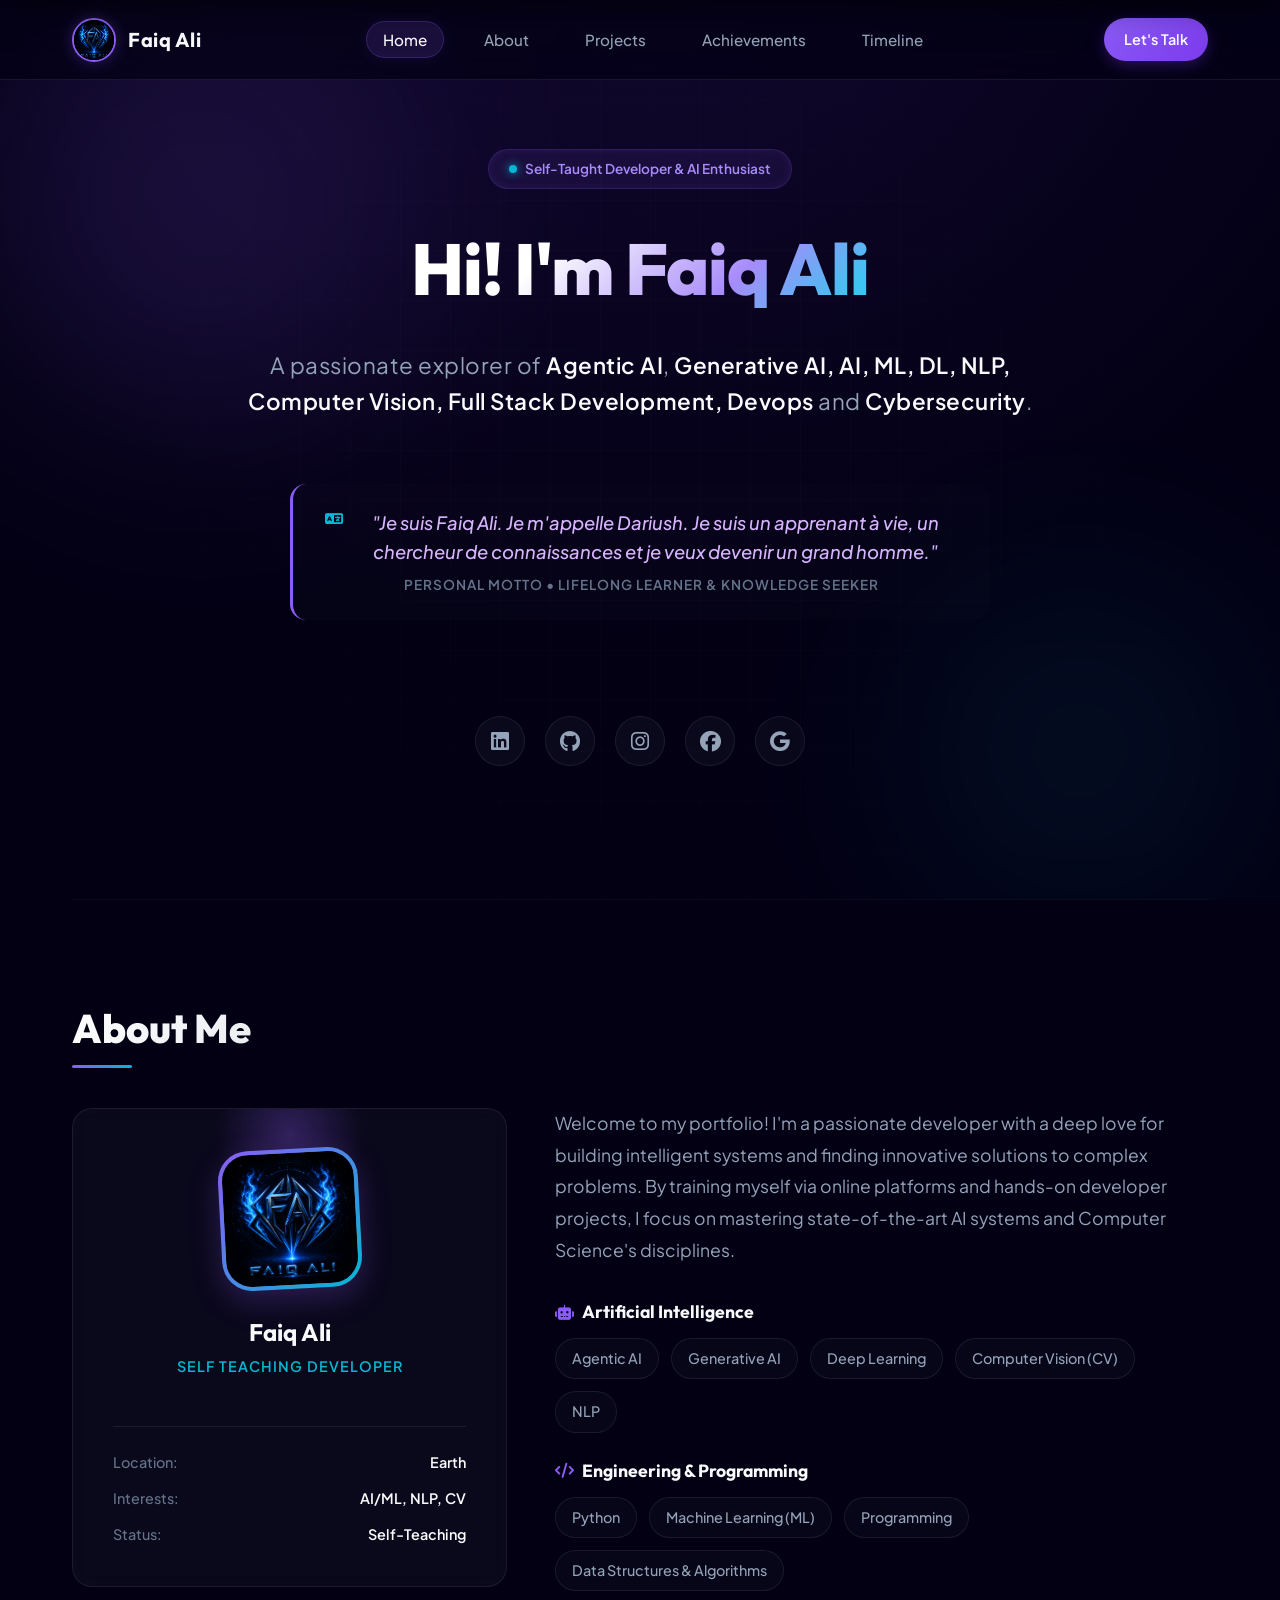
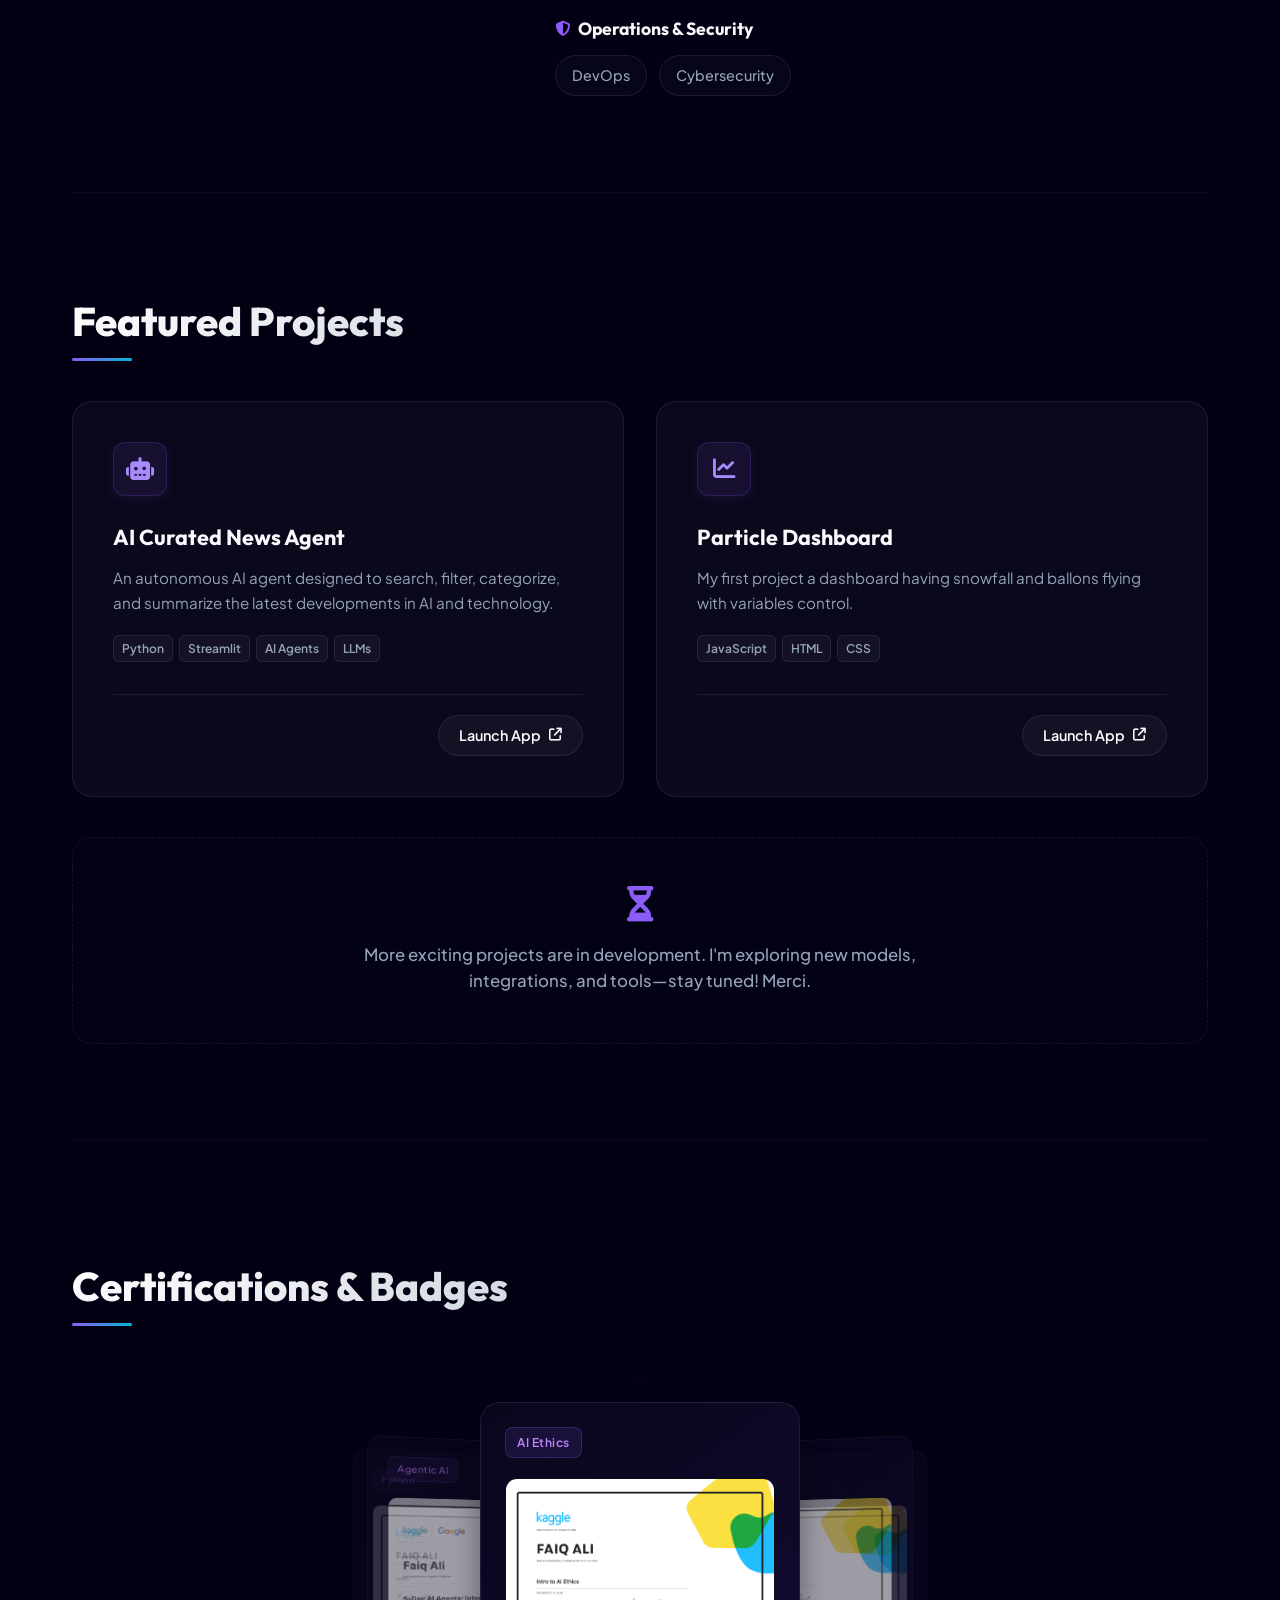
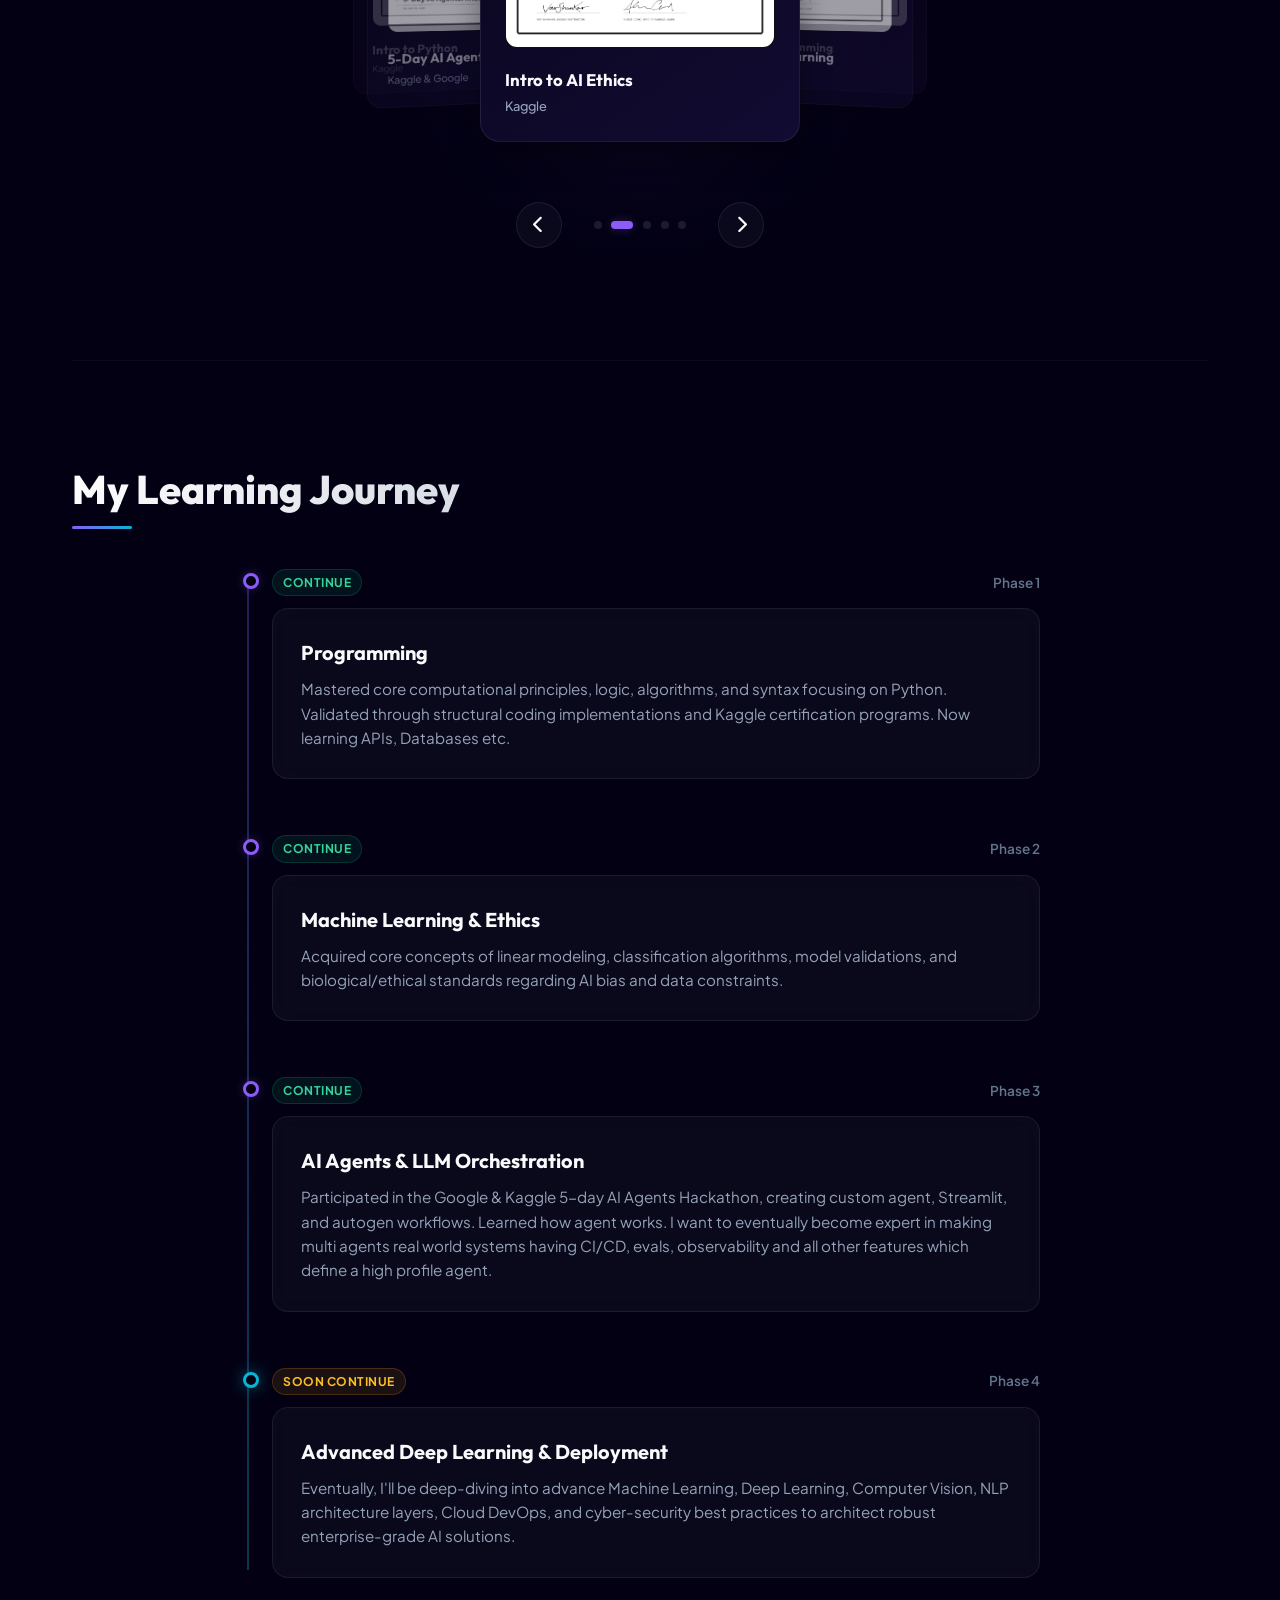
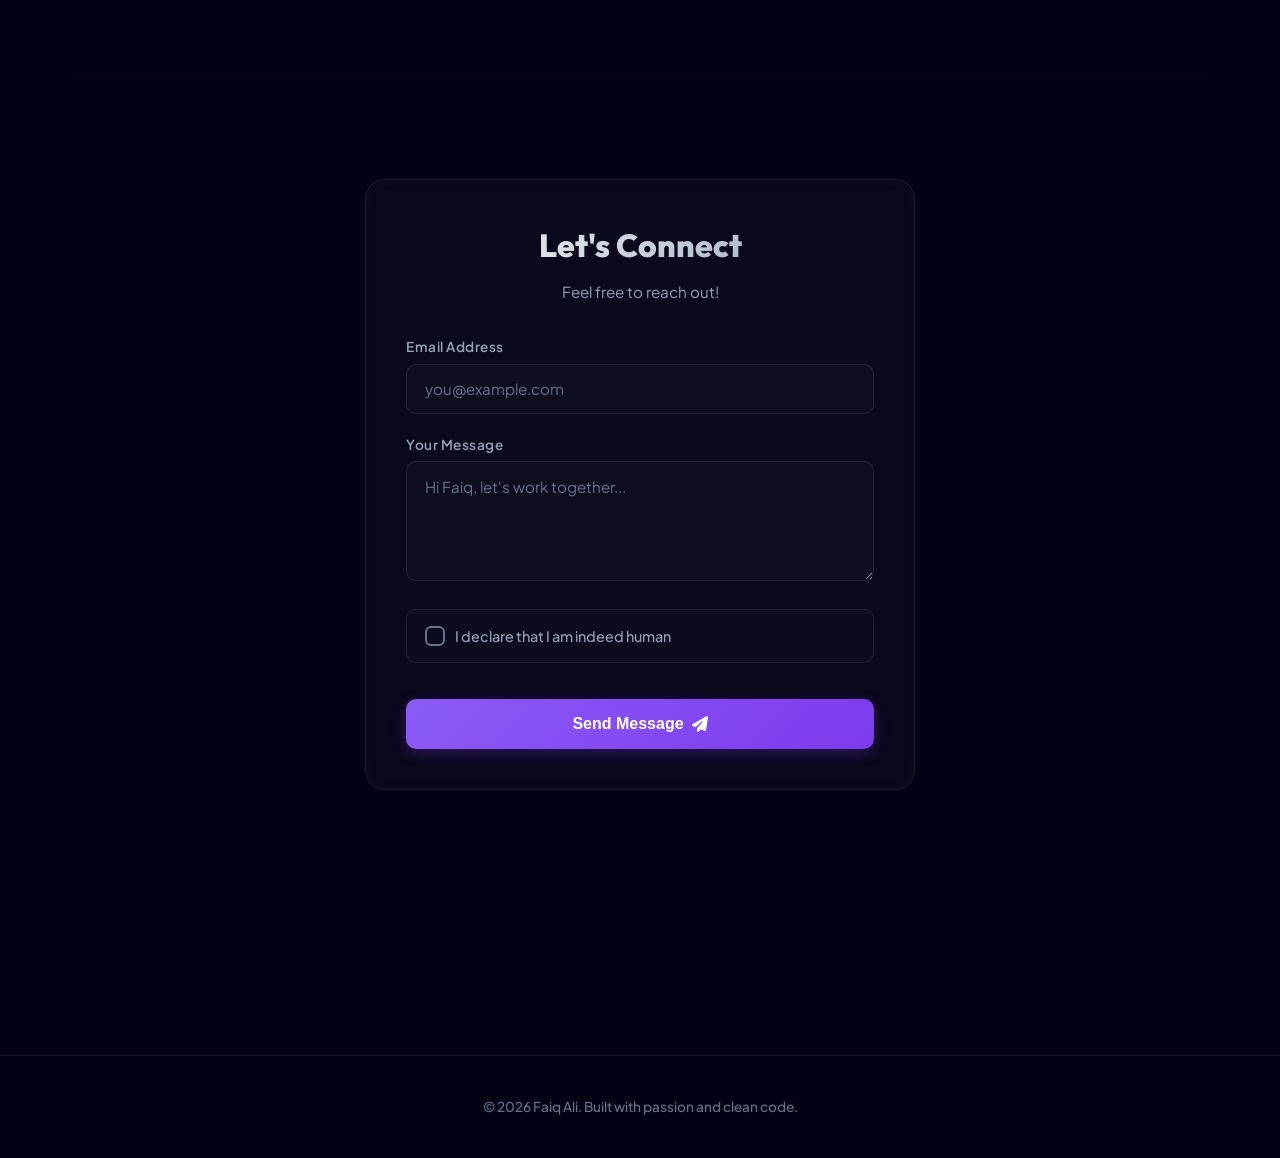
<file: index.html>
<!DOCTYPE html>
<html lang="en">

<head>
    <meta charset="UTF-8">
    <meta name="viewport" content="width=device-width, initial-scale=1.0">
    <link rel="icon" type="image/jpg" href="webfolder/fa.jpg">

    <!-- Primary Meta Tags -->
<title>Faiq Ali | Self-Taught Developer & AI Enthusiast Portfolio</title>
<meta name="title" content="Faiq Ali | Self-Taught Developer & AI Enthusiast Portfolio">
<meta name="description" content="Explore the portfolio of Faiq Ali, a self-taught developer and AI enthusiast specializing in Agentic AI, Generative AI, Python, Machine Learning, and Full-Stack Development.">
<meta name="keywords" content="Faiq Ali, AI Developer, Self-Taught Developer, Agentic AI, Machine Learning, Python Developer, Full Stack Engineering, Portfolio, Kaggle">
<meta name="author" content="Faiq Ali">
<meta name="robots" content="index, follow">
<link rel="canonical" href="https://faiqali-portfolio.vercel.app/">

<!-- Open Graph / Facebook / LinkedIn -->
<meta property="meta:type" content="website">
<meta property="meta:url" content="https://faiqali-portfolio.vercel.app/">
<meta property="meta:title" content="Faiq Ali | Self-Teaching Developer & AI Enthusiast Portfolio">
<meta property="meta:description" content="Explore the portfolio of Faiq Ali, a self-taught developer and AI enthusiast specializing in Agentic AI, Generative AI, Python, Machine Learning, and Full-Stack Development.">
<meta property="meta:image" content="https://faiqali-portfolio.vercel.app/webfolder/fa.jpg">

<!-- Twitter -->
<meta property="twitter:card" content="summary_large_image">
<meta property="twitter:url" content="https://faiqali-portfolio.vercel.app/">
<meta property="twitter:title" content="Faiq Ali | Self-Teaching Developer & AI Enthusiast Portfolio">
<meta property="twitter:description" content="Explore the portfolio of Faiq Ali, a self-taught developer and AI enthusiast specializing in Agentic AI, Generative AI, Python, Machine Learning, and Full-Stack Development.">
<meta property="twitter:image" content="https://faiqali-portfolio.vercel.app/webfolder/fa.jpg">

    <script type="application/ld+json">
{
  "@context": "https://schema.org",
  "@type": "Person",
  "name": "Faiq Ali",
  "alternateName": "Dariush",
  "url": "https://faiqali-portfolio.vercel.app/",
  "image": "https://faiqali-portfolio.vercel.app/webfolder/fa.jpg",
  "jobTitle": ["Self-Taught Developer", "Frontend HTML, CSS, JavaScript", "Python", "AI Enthusiast",
  "sameAs": [
    "https://www.linkedin.com/in/faiq-ali-708438370",
    "https://github.com/faiqali-max",
    "https://instagram.com/faiq_ali006"
  ],
  "isLearning": [
    "Agentic AI",
    "Generative AI",
    "Python",
     "HTML",
     "CSS",
     "JavaScript",   
    "Machine Learning",
    "Full-Stack Development",
    "Computer Vision",
    "Natural Language Processing"
  ]
}
</script>

    <!-- Fonts & Icons -->
    <link rel="preconnect" href="https://fonts.googleapis.com">
    <link rel="preconnect" href="https://fonts.gstatic.com" crossorigin>
    <link
        href="https://fonts.googleapis.com/css2?family=Outfit:wght@300;400;500;600;700;800&family=Plus+Jakarta+Sans:wght@300;400;500;600;700&display=swap"
        rel="stylesheet">
    <link rel="stylesheet" href="https://cdnjs.cloudflare.com/ajax/libs/font-awesome/6.4.0/css/all.min.css">
    <link rel="stylesheet" href="styles.css">
    
</head>

<body>

    <!-- Space Nebula Background -->
    <div class="scene" aria-hidden="true">
        <div class="ambient-glow"></div>
        <div class="ambient-glow-2"></div>
        <div class="grid-plane"></div>
    </div>

    <!-- Header & Navigation -->
    <header class="main-header" id="main-header">
        <div class="header-container">
            <a href="#home" class="logo-area" onclick="showPage('home')">
                <img src="webfolder/fa.jpg" alt="Faiq Ali Avatar" class="avatar-img">
                <span class="logo-text">Faiq Ali</span>
            </a>

            <nav class="desktop-nav">
                <ul class="nav-links">
                    <li><a href="#home" class="nav-link active" onclick="showPage('home')">Home</a></li>
                    <li><a href="#about" class="nav-link" onclick="showPage('about')">About</a></li>
                    <li><a href="#projects" class="nav-link" onclick="showPage('projects')">Projects</a></li>
                    <li><a href="#achievements" class="nav-link" onclick="showPage('achievements')">Achievements</a>
                    </li>
                    <li><a href="#more" class="nav-link" onclick="showPage('more')">Timeline</a></li>
                </ul>
            </nav>

            <div class="header-actions">
                <a href="#contact" class="btn-connect" onclick="showPage('contact')">Let's Talk</a>
                <button class="mobile-menu-btn" id="mobile-menu-btn" aria-label="Toggle menu"
                    onclick="toggleMobileMenu()">
                    <i class="fa-solid fa-bars"></i>
                </button>
            </div>
        </div>

        <!-- Mobile Dropdown Menu -->
        <div class="mobile-menu" id="mobile-menu">
            <ul class="mobile-nav-links">
                <li><a href="#home" class="active" onclick="handleMobileLinkClick('home')">Home</a></li>
                <li><a href="#about" onclick="handleMobileLinkClick('about')">About</a></li>
                <li><a href="#projects" onclick="handleMobileLinkClick('projects')">Projects</a></li>
                <li><a href="#achievements" onclick="handleMobileLinkClick('achievements')">Achievements</a></li>
                <li><a href="#more" onclick="handleMobileLinkClick('more')">Timeline</a></li>
                <li><a href="#contact" onclick="handleMobileLinkClick('contact')" class="mobile-connect-btn">Let's
                        Talk</a></li>
            </ul>
        </div>
    </header>

    <!-- Main Content -->
    <main id="main-content">

        <!-- Home / Hero -->
        <section id="home" class="page">
            <div class="hero-badge">
                <span class="badge-dot"></span>
                <span>Self-Taught Developer & AI Enthusiast</span>
            </div>

            <h1 class="hero-title">Hi! I'm Faiq Ali</h1>
            <div class="hero-subtitle">
                A passionate explorer of <strong>Agentic AI</strong>, <strong>Generative AI,
                    AI, ML, DL, NLP, Computer Vision, Full Stack Development, Devops</strong> and
                <strong>Cybersecurity</strong>.
            </div>

            <div class="french-block">
                <div class="french-text">
                    <i class="fa-solid fa-language"></i>
                    <span>"Je suis Faiq Ali. Je m'appelle Dariush. Je suis un apprenant à vie, un chercheur de
                        connaissances et je veux devenir un grand homme."</span>
                </div>
                <div class="french-translation">
                    Personal Motto • Lifelong Learner & Knowledge Seeker
                </div>
            </div>

            <div class="social-icons-wrapper">
                <a href="https://www.linkedin.com/in/faiqali-dev" target="_blank" rel="noopener noreferrer"
                    class="social-btn" data-label="LinkedIn">
                    <i class="fa-brands fa-linkedin"></i>
                </a>
                <a href="https://github.com/faiqali-max" target="_blank" rel="noopener noreferrer" class="social-btn"
                    data-label="GitHub">
                    <i class="fa-brands fa-github"></i>
                </a>
                <a href="https://instagram.com/faiqali_dev" target="_blank" rel="noopener noreferrer" class="social-btn"
                    data-label="Instagram">
                    <i class="fa-brands fa-instagram"></i>
                </a>
                <a href="https://www.facebook.com/profile.php?id=61591982905990" target="_blank"
                    rel="noopener noreferrer" class="social-btn" data-label="Facebook">
                    <i class="fa-brands fa-facebook"></i>
                </a>
                <a href="https://me.developers.google.com/u/103645701623422305679" target="_blank"
                    rel="noopener noreferrer" class="social-btn" data-label="Google Profile">
                    <i class="fa-brands fa-google"></i>
                </a>
            </div>
        </section>

        <!-- About -->
        <section id="about" class="page">
            <h2 class="section-title">About Me</h2>

            <div class="about-layout">
                <!-- Profile Fact Card -->
                <div class="profile-card glass-panel">
                    <div class="profile-avatar-wrap">
                        <img src="webfolder/fa.jpg" alt="Faiq Ali Avatar" class="profile-avatar">
                    </div>
                    <div class="profile-info">
                        <h3>Faiq Ali</h3>
                        <p>Self Teaching Developer</p>
                    </div>
                    <div class="profile-meta-grid">
                        <div class="meta-item">
                            <span class="meta-label">Location:</span>
                            <span class="meta-val">Earth</span>
                        </div>
                        <div class="meta-item">
                            <span class="meta-label">Interests:</span>
                            <span class="meta-val">AI/ML, NLP, CV</span>
                        </div>
                        <div class="meta-item">
                            <span class="meta-label">Status:</span>
                            <span class="meta-val">Self-Teaching</span>
                        </div>
                    </div>
                </div>

                <!-- Bio & Skills -->
                <div class="about-content">
                    <p class="bio-text">
                        Welcome to my portfolio! I'm a passionate developer with a deep love for building intelligent
                        systems and finding innovative solutions to complex problems. By training myself via online
                        platforms and hands-on developer projects, I focus on mastering state-of-the-art AI systems and
                        Computer Science's disciplines.
                    </p>

                    <div class="skills-grid">
                        <div class="skill-category">
                            <h4><i class="fa-solid fa-robot"></i> Artificial Intelligence</h4>
                            <div class="chips-container">
                                <span class="skill-chip">Agentic AI</span>
                                <span class="skill-chip">Generative AI</span>
                                <span class="skill-chip">Deep Learning</span>
                                <span class="skill-chip">Computer Vision (CV)</span>
                                <span class="skill-chip">NLP</span>
                            </div>
                        </div>

                        <div class="skill-category">
                            <h4><i class="fa-solid fa-code"></i> Engineering & Programming</h4>
                            <div class="chips-container">
                                <span class="skill-chip">Python</span>
                                <span class="skill-chip">Machine Learning (ML)</span>
                                <span class="skill-chip">Programming</span>
                                <span class="skill-chip">Data Structures & Algorithms</span>
                            </div>
                        </div>

                        <div class="skill-category">
                            <h4><i class="fa-solid fa-shield-halved"></i> Operations & Security</h4>
                            <div class="chips-container">
                                <span class="skill-chip">DevOps</span>
                                <span class="skill-chip">Cybersecurity</span>
                            </div>
                        </div>
                    </div>
                </div>
            </div>
        </section>

        <!-- Projects -->
        <section id="projects" class="page">
            <h2 class="section-title">Featured Projects</h2>

            <div class="projects-layout">
                <div class="projects-grid">
                    <!-- Project 1 -->
                    <div class="project-card glass-panel">
                        <div class="project-header">
                            <div class="project-icon-box">
                                <i class="fa-solid fa-robot"></i>
                            </div>
                        </div>
                        <div class="project-body">
                            <h3 class="project-name">AI Curated News Agent</h3>
                            <p class="project-desc">
                                An autonomous AI agent designed to search, filter, categorize, and summarize the latest
                                developments in AI and technology.
                            </p>
                            <div class="project-tags">
                                <span class="proj-tag">Python</span>
                                <span class="proj-tag">Streamlit</span>
                                <span class="proj-tag">AI Agents</span>
                                <span class="proj-tag">LLMs</span>
                            </div>
                        </div>
                        <div class="project-footer">
                            <a href="https://ai-curated-news-agent-nzmxndrloh2lgb4uumgi2c.streamlit.app/"
                                target="_blank" rel="noopener noreferrer" class="project-link">
                                <span>Launch App</span>
                                <i class="fa-solid fa-arrow-up-right-from-square"></i>
                            </a>
                        </div>
                    </div>

                    <!-- Project 2 -->
                    <div class="project-card glass-panel">
                        <div class="project-header">
                            <div class="project-icon-box">
                                <i class="fa-solid fa-chart-line"></i>
                            </div>
                        </div>
                        <div class="project-body">
                            <h3 class="project-name">Particle Dashboard</h3>
                            <p class="project-desc">
                                My first project a dashboard having snowfall and ballons flying with variables control.
                            </p>
                            <div class="project-tags">
                                <span class="proj-tag">JavaScript</span>
                                <span class="proj-tag">HTML</span>
                                <span class="proj-tag">CSS</span>
                            </div>
                        </div>
                        <div class="project-footer">
                            <a href="https://particle-dashboard-986719183402.asia-southeast1.run.app/" target="_blank"
                                rel="noopener noreferrer" class="project-link">
                                <span>Launch App</span>
                                <i class="fa-solid fa-arrow-up-right-from-square"></i>
                            </a>
                        </div>
                    </div>
                </div>

                <!-- Project 3 
                    <div class="project-card glass-panel">
                        <div class="project-header">
                            <div class="project-icon-box">   
                            <img class="fa-solid fa-chart-line" src="webfolder/w_j_p.png" alt="weight journey playground">
                            </div>
                        </div>
                        <div class="project-body">
                            <h3 class="project-name">Weight Journey Playground</h3>
                            <p class="project-desc">
                                A web app where you can check for the details of your weight gain or loss.
                            </p>
                            <div class="project-tags">
                                <span class="proj-tag">HTML</span>
                                <span class="proj-tag">CSS</span>
                                <span class="proj-tag">JavaScript</span>
                            </div>
                        </div>
                        <div class="project-footer">
                            <a href="https://weight-journey-playground.vercel.app"
                                target="_blank" rel="noopener noreferrer" class="project-link">
                                <span>Launch App</span>
                                <i class="fa-solid fa-arrow-up-right-from-square"></i>
                            </a>
                        </div>
                    </div>

                  Project 4 
                    <div class="project-card glass-panel">
                        <div class="project-header">
                            <div class="project-icon-box">
                            <img class="fa-solid fa-chart-line" src="webfolder/g_t_p.png" alt="gradients testing playground">
                            </div>
                        </div>
                        <div class="project-body">
                            <h3 class="project-name">Gradients Testing Playground</h3>
                            <p class="project-desc">
                                A web app where you can check how will your gradient colors look like on your website.
                            </p>
                            <div class="project-tags">
                                <span class="proj-tag">HTML</span>
                                <span class="proj-tag">CSS</span>
                                <span class="proj-tag">JavaScript</span>
                            </div>
                        </div>
                        <div class="project-footer">
                            <a href="https://gradients-testing-playground"
                                target="_blank" rel="noopener noreferrer" class="project-link">
                                <span>Launch App</span>
                                <i class="fa-solid fa-arrow-up-right-from-square"></i>
                            </a>
                        </div>
                    </div> -->

                <div class="coming-soon-banner">
                    <i class="fa-solid fa-hourglass-half"></i>
                    <p>More exciting projects are in development. I'm exploring new models, integrations, and tools—stay
                        tuned! Merci.</p>
                </div>
            </div>
        </section>

        <!-- Achievements -->
        <section id="achievements" class="page">
            <h2 class="section-title">Certifications & Badges</h2>

            <div class="cert-showcase-wrap">
                <div class="cert-glow-bg"></div>

                <div class="cert-stage" id="cert-stage">
                    <!-- Cert 1 -->
                    <div class="cert-card" onclick="setCertActive(0); openLightbox('webfolder/5daiagnt.jpeg')">
                        <span class="cert-tag">Agentic AI</span>
                        <div class="cert-img-wrap">
                            <img src="webfolder/5daiagnt.jpeg" alt="5 day AI Agents Intensive Hackathon">
                        </div>
                        <div class="cert-title-area">
                            <div class="cert-title">5-Day AI Agents Intensive Hackathon</div>
                            <div class="cert-issuer">Kaggle & Google</div>
                        </div>
                    </div>

                    <!-- Cert 2 -->
                    <div class="cert-card"
                        onclick="setCertActive(1); openLightbox('webfolder/aiethics.png')">
                        <span class="cert-tag">AI Ethics</span>
                        <div class="cert-img-wrap">
                            <img src="webfolder/aiethics.png" alt="Intro to AI Ethics Certificate">
                        </div>
                        <div class="cert-title-area">
                            <div class="cert-title">Intro to AI Ethics</div>
                            <div class="cert-issuer">Kaggle</div>
                        </div>
                    </div>

                    <!-- Cert 3 -->
                    <div class="cert-card" onclick="setCertActive(2); openLightbox('webfolder/intoml.png')">
                        <span class="cert-tag">Machine Learning</span>
                        <div class="cert-img-wrap">
                            <img src="webfolder/intoml.png" alt="Intro to Machine Learning Certificate">
                        </div>
                        <div class="cert-title-area">
                            <div class="cert-title">Intro to Machine Learning</div>
                            <div class="cert-issuer">Kaggle</div>
                        </div>
                    </div>

                    <!-- Cert 4 -->
                    <div class="cert-card"
                        onclick="setCertActive(3); openLightbox('webfolder/intoprg.png')">
                        <span class="cert-tag">Programming</span>
                        <div class="cert-img-wrap">
                            <img src="webfolder/intoprg.png" alt="Intro to Programming Certificate">
                        </div>
                        <div class="cert-title-area">
                            <div class="cert-title">Intro to Programming</div>
                            <div class="cert-issuer">Kaggle</div>
                        </div>
                    </div>

                    <!-- Cert 5 -->
                    <div class="cert-card" onclick="setCertActive(4); openLightbox('webfolder/py.png')">
                        <span class="cert-tag">Python</span>
                        <div class="cert-img-wrap">
                            <img src="webfolder/py.png" alt="Intro to Python Certificate">
                        </div>
                        <div class="cert-title-area">
                            <div class="cert-title">Intro to Python</div>
                            <div class="cert-issuer">Kaggle</div>
                        </div>
                    </div>
                </div>

                <!-- Controls -->
                <div class="cert-controls">
                    <button class="cert-btn" type="button" aria-label="Previous Certificate" onclick="prevCertSlide()">
                        <i class="fa-solid fa-chevron-left"></i>
                    </button>
                    <div class="cert-dots" id="cert-dots"></div>
                    <button class="cert-btn" type="button" aria-label="Next Certificate" onclick="nextCertSlide()">
                        <i class="fa-solid fa-chevron-right"></i>
                    </button>
                </div>
            </div>
        </section>

        <!-- Timeline (Redesigned "More") -->
        <section id="more" class="page">
            <h2 class="section-title">My Learning Journey</h2>

            <div class="timeline-container">
                <!-- Timeline Item 1 -->
                <div class="timeline-item completed">
                    <div class="timeline-node"></div>
                    <div class="timeline-meta">
                        <span class="timeline-badge completed">Continue</span>
                        <span class="timeline-time">Phase 1</span>
                    </div>
                    <div class="timeline-card glass-panel">
                        <h3 class="timeline-title">Programming</h3>
                        <p class="timeline-desc">Mastered core computational principles, logic, algorithms, and syntax
                            focusing on Python. Validated through structural coding implementations and Kaggle
                            certification programs. Now learning APIs, Databases etc.</p>
                    </div>
                </div>

                <!-- Timeline Item 2 -->
                <div class="timeline-item completed">
                    <div class="timeline-node"></div>
                    <div class="timeline-meta">
                        <span class="timeline-badge completed">Continue</span>
                        <span class="timeline-time">Phase 2</span>
                    </div>
                    <div class="timeline-card glass-panel">
                        <h3 class="timeline-title">Machine Learning & Ethics</h3>
                        <p class="timeline-desc">Acquired core concepts of linear modeling, classification algorithms,
                            model validations, and biological/ethical standards regarding AI bias and data constraints.
                        </p>
                    </div>
                </div>

                <!-- Timeline Item 3 -->
                <div class="timeline-item completed">
                    <div class="timeline-node"></div>
                    <div class="timeline-meta">
                        <span class="timeline-badge completed">Continue</span>
                        <span class="timeline-time">Phase 3</span>
                    </div>
                    <div class="timeline-card glass-panel">
                        <h3 class="timeline-title">AI Agents & LLM Orchestration</h3>
                        <p class="timeline-desc">Participated in the Google & Kaggle 5-day AI Agents Hackathon, creating
                            custom agent, Streamlit, and autogen workflows. Learned how agent works. I want to
                            eventually become
                            expert in making multi agents real world systems having CI/CD, evals, observability and all
                            other features
                            which define a high profile agent.
                        </p>
                    </div>
                </div>

                <!-- Timeline Item 4 -->
                <div class="timeline-item active">
                    <div class="timeline-node"></div>
                    <div class="timeline-meta">
                        <span class="timeline-badge in-progress">Soon Continue</span>
                        <span class="timeline-time">Phase 4</span>
                    </div>
                    <div class="timeline-card glass-panel">
                        <h3 class="timeline-title">Advanced Deep Learning & Deployment</h3>
                        <p class="timeline-desc">Eventually, I'll be deep-diving into advance Machine Learning, Deep
                            Learning, Computer Vision, NLP architecture layers,
                            Cloud DevOps, and cyber-security best practices to architect robust enterprise-grade AI
                            solutions.</p>
                    </div>
                </div>
            </div>
        </section>

        <!-- Contact -->
        <section id="contact" class="page">
            <div class="contact-card glass-panel">
                <h2>Let's Connect</h2>
                <p>Feel free to reach out!</p>

                <form action="https://formsubmit.co/faiqaliimran006@gmail.com" method="POST" class="contact-form">
                    <!-- FormSubmit configurations -->
                    <input type="hidden" name="_subject" value="New Portfolio Message!">
                    <input type="hidden" name="_captcha" value="false">
                    <input type="hidden" name="_next" value="faiqaliimran006@gmail.com">

                    <div class="form-group">
                        <label for="contact-email">Email Address</label>
                        <input type="email" id="contact-email" name="email" class="form-input"
                            placeholder="you@example.com" required>
                    </div>

                    <div class="form-group">
                        <label for="contact-msg">Your Message</label>
                        <textarea id="contact-msg" name="message" class="form-input form-textarea"
                            placeholder="Hi Faiq, let's work together..." required></textarea>
                    </div>

                    <label class="verification-group" for="human-check">
                        <input type="checkbox" id="human-check" name="human_verification" class="verification-checkbox"
                            required>
                        <div class="custom-checkbox">
                            <i class="fa-solid fa-check"></i>
                        </div>
                        <span class="verification-label">I declare that I am indeed human</span>
                    </label>

                    <button type="submit" class="btn-submit">
                        <span>Send Message</span>
                        <i class="fa-solid fa-paper-plane"></i>
                    </button>
                </form>
            </div>
        </section>

    </main>

    <!-- Footer -->
    <footer class="main-footer">
        <div class="footer-container">
            <p>&copy; 2026 Faiq Ali. Built with passion and clean code.</p>
        </div>
    </footer>

    <!-- Certificate Lightbox Viewer -->
    <div id="lightbox" class="lightbox" onclick="closeLightbox()">
        <span class="lightbox-close" onclick="closeLightbox()">&times;</span>
        <img class="lightbox-content" id="lightbox-img" alt="Enlarged Certification" onclick="event.stopPropagation()">
    </div>
</body>

     <script src="script.js"></script>

</html>
</file>
<file: styles.css>
:root {
            /* Palette design tokens */
            --bg-dark: #030014;
            --bg-dark-accent: #070420;
            --bg-card: rgba(255, 255, 255, 0.03);
            --bg-card-hover: rgba(255, 255, 255, 0.06);
            --border-glass: rgba(255, 255, 255, 0.08);
            --border-glass-hover: rgba(255, 255, 255, 0.16);

            --accent-primary: #8b5cf6;
            /* Violet */
            --accent-secondary: #06b6d4;
            /* Cyan */
            --accent-glow: rgba(139, 92, 246, 0.3);
            --accent-cyan-glow: rgba(6, 182, 212, 0.2);

            --text-primary: #f8fafc;
            --text-secondary: #94a3b8;
            --text-muted: #64748b;

            --font-display: 'Outfit', sans-serif;
            --font-body: 'Plus Jakarta Sans', sans-serif;

            --transition-smooth: all 0.4s cubic-bezier(0.16, 1, 0.3, 1);
            --header-height: 80px;
        }

        * {
            box-sizing: border-box;
            margin: 0;
            padding: 0;
        }

        html {
            scroll-behavior: smooth;
            scrollbar-width: thin;
            scrollbar-color: var(--border-glass) var(--bg-dark);
        }

        /* Custom scrollbar for Webkit */
        ::-webkit-scrollbar {
            width: 8px;
        }

        ::-webkit-scrollbar-track {
            background: var(--bg-dark);
        }

        ::-webkit-scrollbar-thumb {
            background: var(--border-glass);
            border-radius: 99px;
            border: 2px solid var(--bg-dark);
        }

        ::-webkit-scrollbar-thumb:hover {
            background: var(--text-muted);
        }

        body {
            background-color: var(--bg-dark);
            color: var(--text-primary);
            font-family: var(--font-body);
            min-height: 100vh;
            overflow-x: hidden;
            position: relative;
            line-height: 1.6;
        }

        /* --- Ambient Background --- */
        .scene {
            position: fixed;
            inset: 0;
            width: 100vw;
            height: 100vh;
            z-index: 0;
            pointer-events: none;
            overflow: hidden;
            background: radial-gradient(circle at 50% -20%, #130932 0%, var(--bg-dark) 65%);
        }

        .ambient-glow {
            position: absolute;
            width: 800px;
            height: 800px;
            background: radial-gradient(circle, var(--accent-glow) 0%, transparent 60%);
            top: -200px;
            left: -200px;
            filter: blur(80px);
            opacity: 0.6;
            animation: drift 25s ease-in-out infinite alternate;
        }

        .ambient-glow-2 {
            position: absolute;
            width: 600px;
            height: 600px;
            background: radial-gradient(circle, var(--accent-cyan-glow) 0%, transparent 60%);
            bottom: -150px;
            right: -100px;
            filter: blur(80px);
            opacity: 0.5;
            animation: drift-reverse 20s ease-in-out infinite alternate;
        }

        @keyframes drift {
            0% {
                transform: translate(0, 0) scale(1);
            }

            50% {
                transform: translate(150px, 80px) scale(1.1);
            }

            100% {
                transform: translate(50px, 150px) scale(0.95);
            }
        }

        @keyframes drift-reverse {
            0% {
                transform: translate(0, 0) scale(1);
            }

            50% {
                transform: translate(-100px, -80px) scale(1.05);
            }

            100% {
                transform: translate(-50px, -120px) scale(0.9);
            }
        }

        .grid-plane {
            position: absolute;
            inset: 0;
            background-image:
                linear-gradient(to right, rgba(255, 255, 255, 0.015) 1px, transparent 1px),
                linear-gradient(to bottom, rgba(255, 255, 255, 0.015) 1px, transparent 1px);
            background-size: 50px 50px;
            opacity: 0.8;
            mask-image: radial-gradient(circle at 50% 50%, black 30%, transparent 80%);
            -webkit-mask-image: radial-gradient(circle at 50% 50%, black 30%, transparent 80%);
        }

        /* --- Header / Navigation --- */
        .main-header {
            position: fixed;
            top: 0;
            left: 0;
            right: 0;
            height: var(--header-height);
            background: rgba(3, 0, 20, 0.7);
            backdrop-filter: blur(16px);
            -webkit-backdrop-filter: blur(16px);
            border-bottom: 1px solid var(--border-glass);
            z-index: 100;
            transition: var(--transition-smooth);
        }

        .main-header.scrolled {
            background: rgba(3, 0, 20, 0.9);
            box-shadow: 0 10px 30px rgba(0, 0, 0, 0.5);
            height: 70px;
        }

        .header-container {
            max-width: 1200px;
            height: 100%;
            margin: 0 auto;
            display: flex;
            align-items: center;
            justify-content: space-between;
            padding: 0 2rem;
        }

        .logo-area {
            display: flex;
            align-items: center;
            gap: 12px;
            text-decoration: none;
        }

        .avatar-img {
            height: 44px;
            width: 44px;
            border-radius: 50%;
            object-fit: cover;
            border: 2px solid var(--accent-primary);
            box-shadow: 0 0 15px var(--accent-glow);
            transition: var(--transition-smooth);
        }

        .avatar-img:hover {
            transform: rotate(360deg) scale(1.1);
        }

        .logo-text {
            font-family: var(--font-display);
            font-weight: 700;
            font-size: 1.25rem;
            color: var(--text-primary);
            letter-spacing: 0.5px;
        }

        .desktop-nav {
            display: flex;
            align-items: center;
        }

        .nav-links {
            display: flex;
            gap: 1.5rem;
            list-style: none;
        }

        .nav-link {
            color: var(--text-secondary);
            text-decoration: none;
            font-size: 0.95rem;
            font-weight: 500;
            padding: 0.5rem 1rem;
            border-radius: 99px;
            transition: var(--transition-smooth);
            position: relative;
        }

        .nav-link:hover {
            color: var(--text-primary);
            background: rgba(255, 255, 255, 0.05);
        }

        .nav-link.active {
            color: var(--text-primary);
            background: rgba(139, 92, 246, 0.15);
            border: 1px solid rgba(139, 92, 246, 0.25);
            box-shadow: 0 0 15px rgba(139, 92, 246, 0.1);
        }

        .header-actions {
            display: flex;
            align-items: center;
            gap: 1rem;
        }

        .btn-connect {
            background: linear-gradient(135deg, var(--accent-primary) 0%, #7c3aed 100%);
            color: white;
            text-decoration: none;
            font-size: 0.9rem;
            font-weight: 600;
            padding: 0.6rem 1.25rem;
            border-radius: 99px;
            border: none;
            box-shadow: 0 4px 15px rgba(124, 58, 237, 0.3);
            cursor: pointer;
            transition: var(--transition-smooth);
        }

        .btn-connect:hover {
            transform: translateY(-2px);
            box-shadow: 0 6px 20px rgba(124, 58, 237, 0.5);
            background: linear-gradient(135deg, #9061f9 0%, var(--accent-primary) 100%);
        }

        .mobile-menu-btn {
            display: none;
            background: none;
            border: none;
            color: var(--text-primary);
            font-size: 1.5rem;
            cursor: pointer;
            width: 40px;
            height: 40px;
            align-items: center;
            justify-content: center;
            border-radius: 8px;
            transition: var(--transition-smooth);
        }

        .mobile-menu-btn:hover {
            background: rgba(255, 255, 255, 0.05);
        }

        /* --- Mobile Navigation Dropdown --- */
        .mobile-menu {
            position: fixed;
            top: var(--header-height);
            left: 0;
            right: 0;
            background: rgba(3, 0, 20, 0.95);
            backdrop-filter: blur(20px);
            border-bottom: 1px solid var(--border-glass);
            padding: 1.5rem 2rem;
            transform: translateY(-120%);
            transition: transform 0.4s cubic-bezier(0.16, 1, 0.3, 1);
            z-index: 99;
            box-shadow: 0 15px 30px rgba(0, 0, 0, 0.6);
        }

        .mobile-menu.open {
            transform: translateY(0);
        }

        .mobile-nav-links {
            display: flex;
            flex-direction: column;
            gap: 1rem;
            list-style: none;
        }

        .mobile-nav-links a {
            color: var(--text-secondary);
            text-decoration: none;
            font-size: 1.1rem;
            font-weight: 500;
            padding: 0.75rem 1rem;
            border-radius: 8px;
            display: block;
            transition: var(--transition-smooth);
        }

        .mobile-nav-links a:hover,
        .mobile-nav-links a.active {
            color: var(--text-primary);
            background: rgba(255, 255, 255, 0.05);
        }

        .mobile-connect-btn {
            text-align: center;
            background: linear-gradient(135deg, var(--accent-primary) 0%, #7c3aed 100%) !important;
            color: white !important;
            margin-top: 0.5rem;
        }

        /* --- Main Layout --- */
        main {
            position: relative;
            z-index: 1;
            max-width: 1200px;
            margin: 0 auto;
            padding: var(--header-height) 2rem 5rem;
        }

        /* --- Sections Core --- */
        .page {
            padding: 6rem 0;
            min-height: calc(100vh - var(--header-height));
            display: flex;
            flex-direction: column;
            justify-content: center;
            border-bottom: 1px solid rgba(255, 255, 255, 0.03);
        }

        .page:last-of-type {
            border-bottom: none;
        }

        .section-title {
            font-family: var(--font-display);
            font-size: 2.5rem;
            font-weight: 800;
            margin-bottom: 3rem;
            position: relative;
            display: inline-block;
            background: linear-gradient(135deg, #ffffff 0%, var(--text-secondary) 100%);
            -webkit-background-clip: text;
            -webkit-text-fill-color: transparent;
        }

        .section-title::after {
            content: '';
            position: absolute;
            bottom: -8px;
            left: 0;
            width: 60px;
            height: 3px;
            background: linear-gradient(to right, var(--accent-primary), var(--accent-secondary));
            border-radius: 2px;
        }

        /* --- Glassmorphism Panel Component --- */
        .glass-panel {
            background: var(--bg-card);
            backdrop-filter: blur(12px);
            -webkit-backdrop-filter: blur(12px);
            border: 1px solid var(--border-glass);
            border-radius: 20px;
            padding: 2.5rem;
            transition: var(--transition-smooth);
        }

        .glass-panel:hover {
            background: var(--bg-card-hover);
            border-color: var(--border-glass-hover);
            box-shadow: 0 20px 40px rgba(0, 0, 0, 0.3);
        }

        /* --- Home / Hero Section --- */
        #home {
            min-height: calc(100vh - var(--header-height));
            text-align: center;
            align-items: center;
            gap: 1.5rem;
            padding-top: 2rem;
        }

        .hero-badge {
            display: inline-flex;
            align-items: center;
            gap: 8px;
            background: rgba(139, 92, 246, 0.1);
            border: 1px solid rgba(139, 92, 246, 0.2);
            padding: 0.5rem 1.25rem;
            border-radius: 99px;
            font-size: 0.85rem;
            font-weight: 600;
            color: #a78bfa;
            margin-bottom: 1rem;
            box-shadow: inset 0 0 10px rgba(139, 92, 246, 0.1);
        }

        .badge-dot {
            width: 8px;
            height: 8px;
            background-color: var(--accent-secondary);
            border-radius: 50%;
            box-shadow: 0 0 10px var(--accent-secondary);
            animation: pulse 2s infinite alternate;
        }

        @keyframes pulse {
            0% {
                transform: scale(0.9);
                opacity: 0.6;
            }

            100% {
                transform: scale(1.2);
                opacity: 1;
            }
        }

        .hero-title {
            font-family: var(--font-display);
            font-size: clamp(3rem, 6vw, 4.5rem);
            font-weight: 800;
            line-height: 1.1;
            margin-bottom: 1rem;
            letter-spacing: -1px;
            background: linear-gradient(135deg, #ffffff 30%, #a78bfa 70%, #22d3ee 100%);
            -webkit-background-clip: text;
            -webkit-text-fill-color: transparent;
        }

        .hero-subtitle {
            font-size: clamp(1.1rem, 2.5vw, 1.4rem);
            color: var(--text-secondary);
            max-width: 800px;
            margin: 0 auto 2.5rem;
            font-weight: 400;
            letter-spacing: 0.5px;
        }

        .hero-subtitle strong {
            color: var(--text-primary);
            font-weight: 600;
        }

        .french-block {
            max-width: 700px;
            margin: 0 auto 3.5rem;
            position: relative;
            padding: 1.5rem 2rem;
            border-radius: 16px;
            background: rgba(255, 255, 255, 0.01);
            border-left: 3px solid var(--accent-primary);
        }

        .french-text {
            font-size: 1.15rem;
            font-weight: 500;
            line-height: 1.6;
            color: #d8b4fe;
            font-style: italic;
            margin-bottom: 0.5rem;
            display: flex;
            align-items: flex-start;
            justify-content: center;
            gap: 10px;
        }

        .french-text i {
            color: var(--accent-secondary);
            margin-top: 4px;
            font-size: 0.9rem;
        }

        .french-translation {
            font-size: 0.85rem;
            color: var(--text-muted);
            text-transform: uppercase;
            letter-spacing: 1px;
            font-weight: 600;
        }

        .social-icons-wrapper {
            display: flex;
            gap: 1.25rem;
            justify-content: center;
            margin-top: 1rem;
        }

        .social-btn {
            color: var(--text-secondary);
            background: rgba(255, 255, 255, 0.03);
            border: 1px solid var(--border-glass);
            font-size: 1.3rem;
            border-radius: 50%;
            width: 50px;
            height: 50px;
            display: inline-flex;
            align-items: center;
            justify-content: center;
            transition: var(--transition-smooth);
            text-decoration: none;
            position: relative;
        }

        .social-btn:hover {
            color: var(--text-primary);
            background: rgba(139, 92, 246, 0.15);
            border-color: var(--accent-primary);
            transform: translateY(-5px);
            box-shadow: 0 5px 20px rgba(139, 92, 246, 0.3);
        }

        .social-btn::after {
            content: attr(data-label);
            position: absolute;
            bottom: -32px;
            background: rgba(15, 23, 42, 0.95);
            border: 1px solid var(--border-glass);
            color: var(--text-primary);
            font-size: 0.75rem;
            font-weight: 600;
            padding: 2px 8px;
            border-radius: 4px;
            opacity: 0;
            visibility: hidden;
            transition: var(--transition-smooth);
            pointer-events: none;
            white-space: nowrap;
        }

        .social-btn:hover::after {
            opacity: 1;
            visibility: visible;
            bottom: -38px;
        }

        /* --- About Section --- */
        .about-layout {
            display: grid;
            grid-template-columns: 1fr 1.5fr;
            gap: 3rem;
            align-items: start;
        }

        .profile-card {
            text-align: center;
            display: flex;
            flex-direction: column;
            align-items: center;
            gap: 1.5rem;
            position: relative;
            overflow: hidden;
        }

        .profile-card::before {
            content: '';
            position: absolute;
            width: 150px;
            height: 150px;
            background: radial-gradient(circle, var(--accent-glow) 0%, transparent 70%);
            top: -50px;
            z-index: 0;
        }

        .profile-avatar-wrap {
            position: relative;
            z-index: 1;
            width: 140px;
            height: 140px;
            border-radius: 30px;
            padding: 4px;
            background: linear-gradient(135deg, var(--accent-primary) 0%, var(--accent-secondary) 100%);
            box-shadow: 0 10px 30px rgba(139, 92, 246, 0.25);
            transform: rotate(-3deg);
            transition: var(--transition-smooth);
        }

        .profile-avatar-wrap:hover {
            transform: rotate(0deg) scale(1.05);
        }

        .profile-avatar {
            width: 100%;
            height: 100%;
            object-fit: cover;
            border-radius: 26px;
            background-color: var(--bg-dark);
        }

        .profile-info h3 {
            font-family: var(--font-display);
            font-size: 1.5rem;
            font-weight: 700;
            margin-bottom: 0.25rem;
            z-index: 1;
            position: relative;
        }

        .profile-info p {
            color: var(--accent-secondary);
            font-size: 0.9rem;
            font-weight: 600;
            text-transform: uppercase;
            letter-spacing: 1px;
            margin-bottom: 1.5rem;
            z-index: 1;
            position: relative;
        }

        .profile-meta-grid {
            width: 100%;
            border-top: 1px solid var(--border-glass);
            padding-top: 1.5rem;
            display: flex;
            flex-direction: column;
            gap: 0.8rem;
            z-index: 1;
            position: relative;
        }

        .meta-item {
            display: flex;
            justify-content: space-between;
            font-size: 0.9rem;
        }

        .meta-label {
            color: var(--text-muted);
            font-weight: 500;
        }

        .meta-val {
            color: var(--text-primary);
            font-weight: 600;
        }

        .about-content {
            display: flex;
            flex-direction: column;
            gap: 2rem;
        }

        .bio-text {
            color: var(--text-secondary);
            font-size: 1.1rem;
            line-height: 1.8;
        }

        .skills-grid {
            display: flex;
            flex-direction: column;
            gap: 1.5rem;
        }

        .skill-category h4 {
            font-family: var(--font-display);
            font-size: 1.1rem;
            font-weight: 700;
            color: var(--text-primary);
            margin-bottom: 0.75rem;
            display: flex;
            align-items: center;
            gap: 8px;
        }

        .skill-category h4 i {
            color: var(--accent-primary);
            font-size: 0.95rem;
        }

        .chips-container {
            display: flex;
            flex-wrap: wrap;
            gap: 0.75rem;
        }

        .skill-chip {
            background: rgba(255, 255, 255, 0.02);
            border: 1px solid var(--border-glass);
            color: var(--text-secondary);
            padding: 0.5rem 1rem;
            border-radius: 99px;
            font-size: 0.9rem;
            font-weight: 500;
            transition: var(--transition-smooth);
            display: inline-flex;
            align-items: center;
            gap: 6px;
        }

        .skill-chip:hover {
            color: var(--text-primary);
            border-color: var(--accent-secondary);
            background: rgba(6, 182, 212, 0.05);
            transform: translateY(-2px);
            box-shadow: 0 4px 12px rgba(6, 182, 212, 0.15);
        }

        /* --- Projects Section --- */
        .projects-layout {
            display: flex;
            flex-direction: column;
            gap: 2.5rem;
        }

        .projects-grid {
            display: grid;
            grid-template-columns: repeat(auto-fit, minmax(320px, 1fr));
            gap: 2rem;
            width: 100%;
        }

        .project-card {
            display: flex;
            flex-direction: column;
            justify-content: space-between;
            min-height: 280px;
            position: relative;
            overflow: hidden;
        }

        .project-card::after {
            content: '';
            position: absolute;
            inset: 0;
            background: linear-gradient(to bottom, transparent 60%, rgba(139, 92, 246, 0.03));
            opacity: 0;
            transition: var(--transition-smooth);
        }

        .project-card:hover::after {
            opacity: 1;
        }

        .project-header {
            display: flex;
            justify-content: space-between;
            align-items: center;
            margin-bottom: 1.5rem;
        }

        .project-badge-wrap {
            display: flex;
            gap: 8px;
        }

        .project-icon-box {
            width: 54px;
            height: 54px;
            border-radius: 12px;
            background: rgba(139, 92, 246, 0.1);
            border: 1px solid rgba(139, 92, 246, 0.2);
            color: #a78bfa;
            display: flex;
            align-items: center;
            justify-content: center;
            font-size: 1.4rem;
            box-shadow: 0 4px 15px rgba(139, 92, 246, 0.1);
            transition: var(--transition-smooth);
        }

        .project-card:hover .project-icon-box {
            background: var(--accent-primary);
            color: white;
            transform: scale(1.05) rotate(5deg);
            box-shadow: 0 4px 15px rgba(139, 92, 246, 0.4);
        }

        .project-body {
            flex-grow: 1;
            margin-bottom: 2rem;
        }

        .project-name {
            font-family: var(--font-display);
            font-size: 1.35rem;
            font-weight: 700;
            color: var(--text-primary);
            margin-bottom: 0.75rem;
        }

        .project-desc {
            color: var(--text-secondary);
            font-size: 0.95rem;
            line-height: 1.6;
            margin-bottom: 1.25rem;
        }

        .project-tags {
            display: flex;
            flex-wrap: wrap;
            gap: 6px;
        }

        .proj-tag {
            font-size: 0.75rem;
            font-weight: 600;
            background: rgba(255, 255, 255, 0.04);
            border: 1px solid var(--border-glass);
            color: var(--text-secondary);
            padding: 3px 8px;
            border-radius: 6px;
        }

        .project-footer {
            display: flex;
            align-items: center;
            justify-content: flex-end;
            border-top: 1px solid var(--border-glass);
            padding-top: 1.25rem;
            z-index: 2;
        }

        .project-link {
            display: inline-flex;
            align-items: center;
            gap: 8px;
            color: var(--text-primary);
            font-size: 0.9rem;
            font-weight: 600;
            text-decoration: none;
            background: rgba(255, 255, 255, 0.04);
            border: 1px solid var(--border-glass);
            padding: 0.5rem 1.25rem;
            border-radius: 99px;
            transition: var(--transition-smooth);
        }

        .project-link i {
            font-size: 0.8rem;
            transition: transform 0.3s ease;
        }

        .project-link:hover {
            background: var(--text-primary);
            color: var(--bg-dark);
            border-color: var(--text-primary);
            box-shadow: 0 4px 15px rgba(255, 255, 255, 0.15);
        }

        .project-link:hover i {
            transform: translate(2px, -2px);
        }

        .coming-soon-banner {
            border: 1px dashed var(--border-glass);
            border-radius: 20px;
            padding: 3rem 2rem;
            text-align: center;
            color: var(--text-secondary);
            background: rgba(255, 255, 255, 0.005);
            display: flex;
            flex-direction: column;
            align-items: center;
            gap: 12px;
            width: 100%;
        }

        .coming-soon-banner i {
            font-size: 2.2rem;
            color: var(--accent-primary);
            margin-bottom: 0.5rem;
            animation: pulse-slow 3s infinite alternate;
        }

        @keyframes pulse-slow {
            0% {
                transform: scale(0.9);
                opacity: 0.6;
            }

            100% {
                transform: scale(1.1);
                opacity: 1;
            }
        }

        .coming-soon-banner p {
            max-width: 600px;
            font-size: 1.05rem;
            font-weight: 500;
        }

        /* --- Achievements Section --- */
        .cert-showcase-wrap {
            position: relative;
            width: 100%;
            display: flex;
            flex-direction: column;
            align-items: center;
            gap: 2.5rem;
            margin-top: 1rem;
        }

        .cert-glow-bg {
            position: absolute;
            top: 50%;
            left: 50%;
            transform: translate(-50%, -50%);
            width: 500px;
            height: 500px;
            background: radial-gradient(circle, rgba(139, 92, 246, 0.08) 0%, transparent 70%);
            pointer-events: none;
            z-index: 0;
        }

        .cert-stage {
            position: relative;
            width: 100%;
            max-width: 500px;
            height: 380px;
            perspective: 1200px;
            display: flex;
            align-items: center;
            justify-content: center;
            z-index: 1;
        }

        .cert-card {
            position: absolute;
            width: 320px;
            height: 340px;
            background: linear-gradient(145deg, #09061c 0%, #120b32 100%);
            border: 1px solid var(--border-glass);
            border-radius: 20px;
            padding: 1.5rem;
            box-shadow: 0 15px 30px rgba(0, 0, 0, 0.4);
            cursor: pointer;
            user-select: none;
            transition: transform 0.8s cubic-bezier(0.25, 1, 0.5, 1), opacity 0.8s ease, border-color 0.3s ease, box-shadow 0.3s ease;
            display: flex;
            flex-direction: column;
            justify-content: space-between;
        }

        .cert-card:hover {
            border-color: rgba(139, 92, 246, 0.4);
            box-shadow: 0 20px 40px rgba(139, 92, 246, 0.15);
        }

        .cert-tag {
            align-self: flex-start;
            background: rgba(139, 92, 246, 0.12);
            color: #c084fc;
            border: 1px solid rgba(139, 92, 246, 0.25);
            font-size: 0.75rem;
            font-weight: 600;
            padding: 0.3rem 0.7rem;
            border-radius: 8px;
            letter-spacing: 0.5px;
        }

        .cert-img-wrap {
            width: 100%;
            height: 170px;
            border-radius: 12px;
            overflow: hidden;
            margin: 0.8rem 0;
            background: #020108;
            border: 1px solid rgba(255, 255, 255, 0.05);
            position: relative;
        }

        .cert-img-wrap img {
            width: 100%;
            height: 100%;
            object-fit: cover;
            transition: var(--transition-smooth);
        }

        .cert-card:hover .cert-img-wrap img {
            transform: scale(1.05);
        }

        .cert-card::before {
            content: '\f002';
            font-family: 'Font Awesome 5 Free';
            font-weight: 900;
            position: absolute;
            top: 50%;
            left: 50%;
            transform: translate(-50%, -50%) scale(0.8);
            width: 40px;
            height: 40px;
            background: rgba(139, 92, 246, 0.9);
            color: white;
            border-radius: 50%;
            display: flex;
            align-items: center;
            justify-content: center;
            opacity: 0;
            visibility: hidden;
            z-index: 5;
            transition: var(--transition-smooth);
            box-shadow: 0 5px 15px rgba(139, 92, 246, 0.4);
        }

        .cert-card:hover::before {
            opacity: 1;
            visibility: visible;
            transform: translate(-50%, -50%) scale(1);
        }

        .cert-title-area {
            display: flex;
            flex-direction: column;
            gap: 2px;
        }

        .cert-title {
            font-family: var(--font-display);
            font-size: 1.05rem;
            font-weight: 700;
            color: var(--text-primary);
            white-space: nowrap;
            overflow: hidden;
            text-overflow: ellipsis;
        }

        .cert-issuer {
            font-size: 0.8rem;
            color: var(--text-secondary);
            font-weight: 500;
        }

        .cert-controls {
            display: flex;
            align-items: center;
            justify-content: center;
            gap: 2rem;
            width: 100%;
            z-index: 1;
        }

        .cert-btn {
            background: rgba(255, 255, 255, 0.03);
            border: 1px solid var(--border-glass);
            color: var(--text-primary);
            width: 46px;
            height: 46px;
            border-radius: 50%;
            display: flex;
            align-items: center;
            justify-content: center;
            cursor: pointer;
            font-size: 1.1rem;
            transition: var(--transition-smooth);
        }

        .cert-btn:hover {
            background: var(--accent-primary);
            border-color: var(--accent-primary);
            box-shadow: 0 4px 15px rgba(139, 92, 246, 0.4);
            transform: scale(1.05);
        }

        .cert-dots {
            display: flex;
            gap: 0.6rem;
            align-items: center;
        }

        .cert-dot {
            width: 8px;
            height: 8px;
            border-radius: 50%;
            background: rgba(255, 255, 255, 0.1);
            cursor: pointer;
            transition: var(--transition-smooth);
        }

        .cert-dot.active {
            width: 22px;
            border-radius: 99px;
            background: var(--accent-primary);
            box-shadow: 0 0 10px var(--accent-glow);
        }

        /* --- Timeline / Learning Path Section (Redesigned "More") --- */
        .timeline-container {
            position: relative;
            max-width: 800px;
            margin: 0 auto;
            padding-left: 2rem;
        }

        .timeline-container::before {
            content: '';
            position: absolute;
            left: 7px;
            top: 8px;
            bottom: 8px;
            width: 2px;
            background: linear-gradient(to bottom, var(--accent-primary), var(--accent-secondary));
            opacity: 0.3;
        }

        .timeline-item {
            position: relative;
            margin-bottom: 3.5rem;
        }

        .timeline-item:last-child {
            margin-bottom: 0;
        }

        .timeline-node {
            position: absolute;
            left: -29px;
            top: 4px;
            width: 16px;
            height: 16px;
            border-radius: 50%;
            background: var(--bg-dark);
            border: 3px solid var(--accent-primary);
            box-shadow: 0 0 10px var(--accent-glow);
            z-index: 2;
            transition: var(--transition-smooth);
        }

        .timeline-item:hover .timeline-node {
            background: var(--accent-secondary);
            border-color: var(--accent-secondary);
            box-shadow: 0 0 15px rgba(6, 182, 212, 0.5);
            transform: scale(1.2);
        }

        .timeline-item.active .timeline-node {
            border-color: var(--accent-secondary);
            box-shadow: 0 0 15px rgba(6, 182, 212, 0.5);
        }

        .timeline-meta {
            display: flex;
            align-items: center;
            justify-content: space-between;
            margin-bottom: 0.75rem;
            flex-wrap: wrap;
            gap: 10px;
        }

        .timeline-badge {
            font-size: 0.75rem;
            font-weight: 700;
            padding: 3px 10px;
            border-radius: 99px;
            text-transform: uppercase;
            letter-spacing: 0.5px;
        }

        .timeline-badge.completed {
            background: rgba(16, 185, 129, 0.1);
            color: #34d399;
            border: 1px solid rgba(16, 185, 129, 0.2);
        }

        .timeline-badge.in-progress {
            background: rgba(245, 158, 11, 0.1);
            color: #fbbf24;
            border: 1px solid rgba(245, 158, 11, 0.2);
        }

        .timeline-time {
            font-size: 0.85rem;
            color: var(--text-muted);
            font-weight: 600;
        }

        .timeline-card {
            border-radius: 16px;
            padding: 1.75rem;
        }

        .timeline-title {
            font-family: var(--font-display);
            font-size: 1.25rem;
            font-weight: 700;
            color: var(--text-primary);
            margin-bottom: 0.5rem;
        }

        .timeline-desc {
            color: var(--text-secondary);
            font-size: 0.95rem;
            line-height: 1.6;
        }

        /* --- Contact Section --- */
        #contact {
            align-items: center;
        }

        .contact-card {
            width: 100%;
            max-width: 550px;
            position: relative;
        }

        .contact-card h2 {
            font-family: var(--font-display);
            font-size: 2rem;
            font-weight: 800;
            text-align: center;
            margin-bottom: 0.5rem;
            background: linear-gradient(135deg, #ffffff 0%, var(--text-secondary) 100%);
            -webkit-background-clip: text;
            -webkit-text-fill-color: transparent;
        }

        .contact-card p {
            color: var(--text-secondary);
            text-align: center;
            font-size: 0.95rem;
            margin-bottom: 2rem;
        }

        .contact-form {
            display: flex;
            flex-direction: column;
            gap: 1.25rem;
        }

        .form-group {
            display: flex;
            flex-direction: column;
            gap: 6px;
        }

        .form-group label {
            color: var(--text-secondary);
            font-size: 0.85rem;
            font-weight: 600;
            letter-spacing: 0.5px;
        }

        .form-input {
            background: rgba(255, 255, 255, 0.02);
            border: 1px solid var(--border-glass);
            border-radius: 10px;
            padding: 0.9rem 1.1rem;
            color: var(--text-primary);
            font-family: var(--font-body);
            font-size: 0.95rem;
            transition: var(--transition-smooth);
            outline: none;
        }

        .form-input::placeholder {
            color: var(--text-muted);
        }

        .form-input:focus {
            background: rgba(255, 255, 255, 0.04);
            border-color: var(--accent-primary);
            box-shadow: 0 0 15px var(--accent-glow);
        }

        .form-textarea {
            resize: vertical;
            min-height: 120px;
        }

        .verification-group {
            display: flex;
            align-items: center;
            gap: 10px;
            background: rgba(255, 255, 255, 0.01);
            border: 1px solid var(--border-glass);
            padding: 0.9rem 1.1rem;
            border-radius: 10px;
            margin: 0.5rem 0;
            cursor: pointer;
            user-select: none;
            transition: var(--transition-smooth);
        }

        .verification-group:hover {
            border-color: var(--border-glass-hover);
            background: rgba(255, 255, 255, 0.02);
        }

        .custom-checkbox {
            position: relative;
            width: 20px;
            height: 20px;
            border: 2px solid var(--text-muted);
            border-radius: 6px;
            transition: var(--transition-smooth);
            display: flex;
            align-items: center;
            justify-content: center;
        }

        .custom-checkbox i {
            font-size: 0.75rem;
            color: white;
            transform: scale(0);
            transition: var(--transition-smooth);
        }

        .verification-checkbox {
            position: absolute;
            opacity: 0;
            cursor: pointer;
            height: 0;
            width: 0;
        }

        .verification-checkbox:checked+.custom-checkbox {
            border-color: var(--accent-secondary);
            background: var(--accent-secondary);
            box-shadow: 0 0 10px rgba(6, 182, 212, 0.3);
        }

        .verification-checkbox:checked+.custom-checkbox i {
            transform: scale(1);
        }

        .verification-label {
            color: var(--text-secondary);
            font-size: 0.9rem;
            font-weight: 500;
            cursor: pointer;
        }

        .btn-submit {
            background: linear-gradient(135deg, var(--accent-primary) 0%, #7c3aed 100%);
            color: white;
            border: none;
            padding: 1rem;
            border-radius: 10px;
            font-size: 1rem;
            font-weight: 700;
            cursor: pointer;
            box-shadow: 0 4px 15px rgba(124, 58, 237, 0.3);
            transition: var(--transition-smooth);
            display: flex;
            align-items: center;
            justify-content: center;
            gap: 8px;
            margin-top: 0.5rem;
        }

        .btn-submit:hover {
            transform: translateY(-2px);
            box-shadow: 0 6px 20px rgba(124, 58, 237, 0.5);
            background: linear-gradient(135deg, #9061f9 0%, var(--accent-primary) 100%);
        }

        .btn-submit:active {
            transform: scale(0.98);
        }

        /* --- Fullscreen Lightbox Modal --- */
        .lightbox {
            position: fixed;
            inset: 0;
            background-color: rgba(2, 1, 8, 0.95);
            backdrop-filter: blur(20px);
            -webkit-backdrop-filter: blur(20px);
            z-index: 200;
            display: none;
            justify-content: center;
            align-items: center;
            opacity: 0;
            transition: opacity 0.4s ease;
            padding: 2rem;
        }

        .lightbox.open {
            display: flex;
            opacity: 1;
        }

        .lightbox-content {
            max-width: 90%;
            max-height: 80%;
            border-radius: 16px;
            box-shadow: 0 25px 50px rgba(0, 0, 0, 0.8);
            border: 1px solid var(--border-glass);
            transform: scale(0.95);
            transition: transform 0.4s cubic-bezier(0.16, 1, 0.3, 1);
        }

        .lightbox.open .lightbox-content {
            transform: scale(1);
        }

        .lightbox-close {
            position: absolute;
            top: 25px;
            right: 35px;
            color: var(--text-primary);
            font-size: 2rem;
            cursor: pointer;
            width: 50px;
            height: 50px;
            background: rgba(255, 255, 255, 0.05);
            border-radius: 50%;
            display: flex;
            align-items: center;
            justify-content: center;
            border: 1px solid var(--border-glass);
            transition: var(--transition-smooth);
        }

        .lightbox-close:hover {
            background: var(--accent-primary);
            border-color: var(--accent-primary);
            transform: rotate(90deg);
        }

        /* --- Footer --- */
        .main-footer {
            margin-top: 5rem;
            border-top: 1px solid var(--border-glass);
            padding: 2.5rem 0;
            text-align: center;
            color: var(--text-muted);
            font-size: 0.85rem;
            font-weight: 500;
        }

        .main-footer a {
            color: var(--text-secondary);
            text-decoration: none;
            transition: var(--transition-smooth);
        }

        .main-footer a:hover {
            color: var(--accent-secondary);
        }

        /* --- Responsive Layout adjustments --- */
        @media (max-width: 992px) {
            .about-layout {
                grid-template-columns: 1fr;
                gap: 2.5rem;
            }

            .profile-card {
                max-width: 450px;
                margin: 0 auto;
                width: 100%;
            }
        }

        @media (max-width: 768px) {
            :root {
                --header-height: 70px;
            }

            main {
                padding: var(--header-height) 1.25rem 3rem;
            }

            .page {
                padding: 4rem 0;
            }

            .desktop-nav {
                display: none;
            }

            .mobile-menu-btn {
                display: flex;
            }

            .btn-connect {
                display: none;
                /* Mobile Menu will have it */
            }

            .hero-title {
                margin-bottom: 1.25rem;
            }

            .cert-stage {
                height: 320px;
            }

            .cert-card {
                width: 280px;
                height: 300px;
                padding: 1.25rem;
            }

            .cert-img-wrap {
                height: 140px;
            }
        }
</file>
